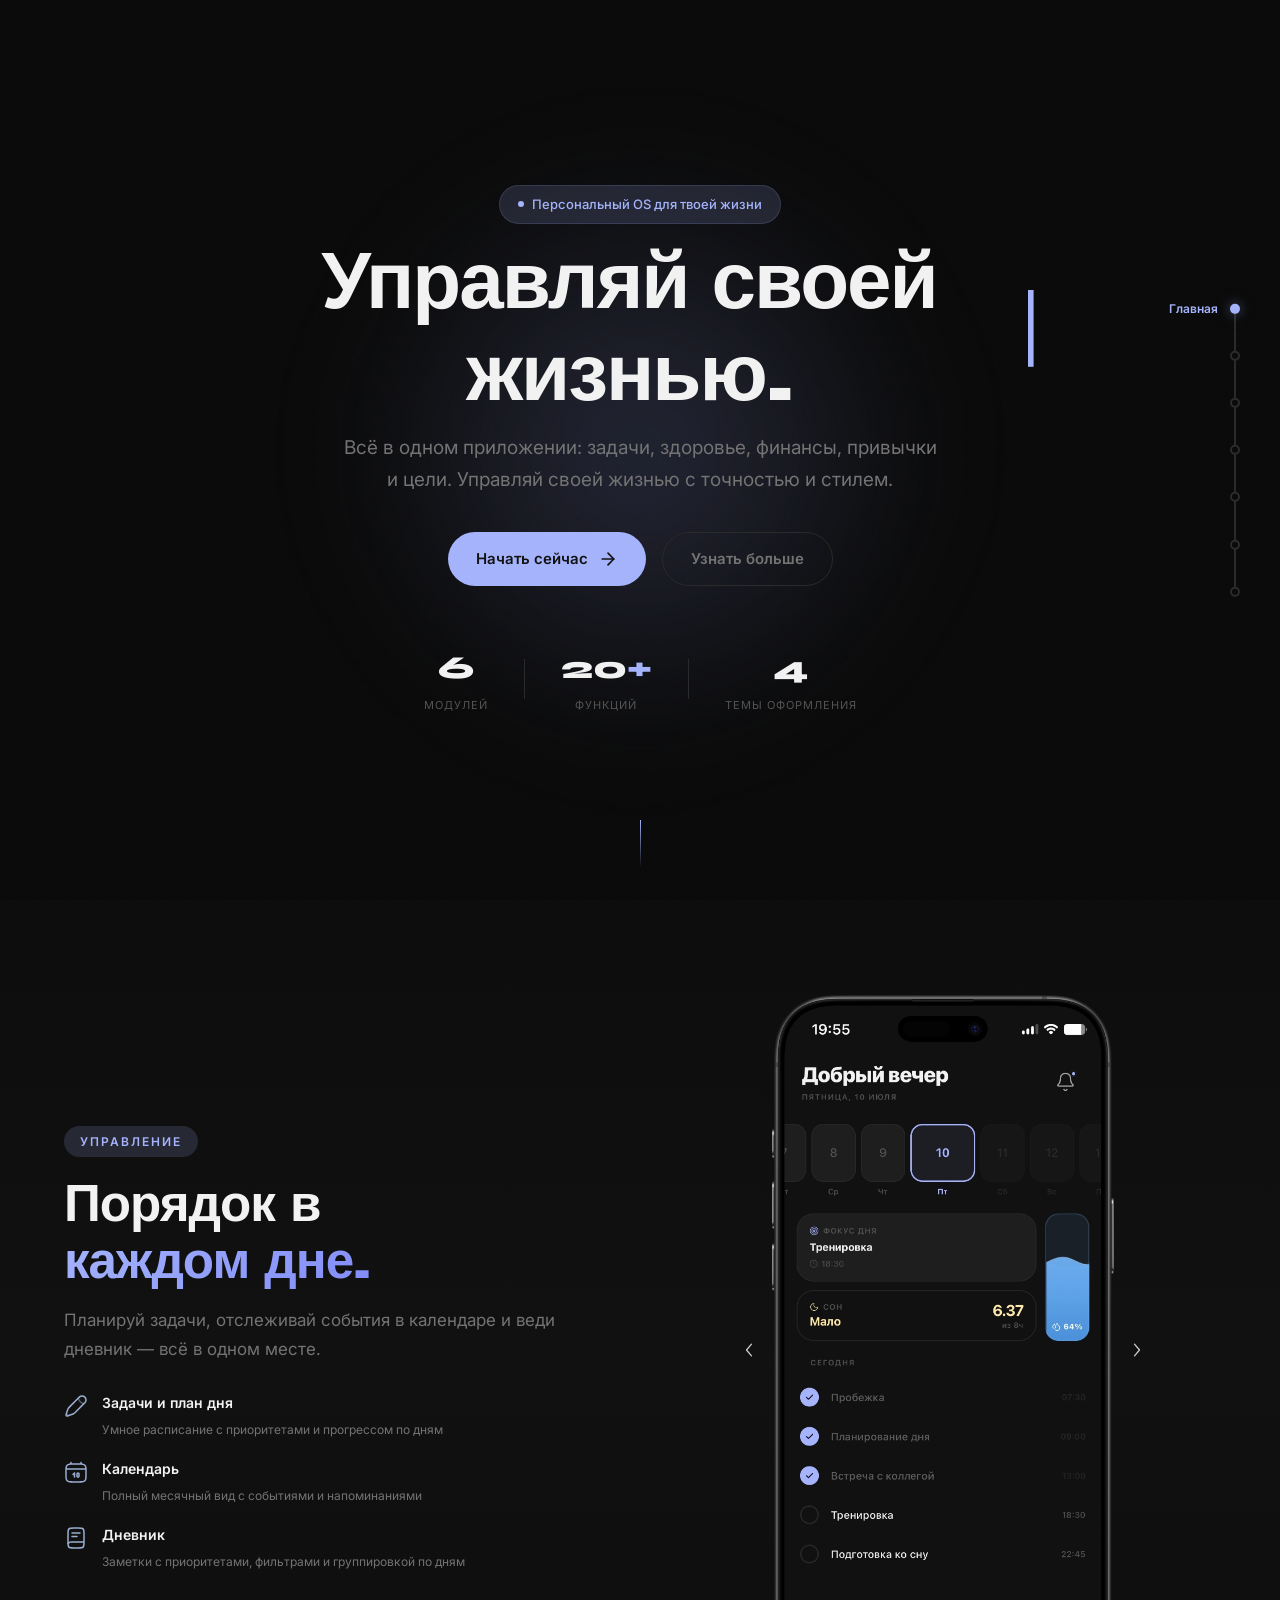
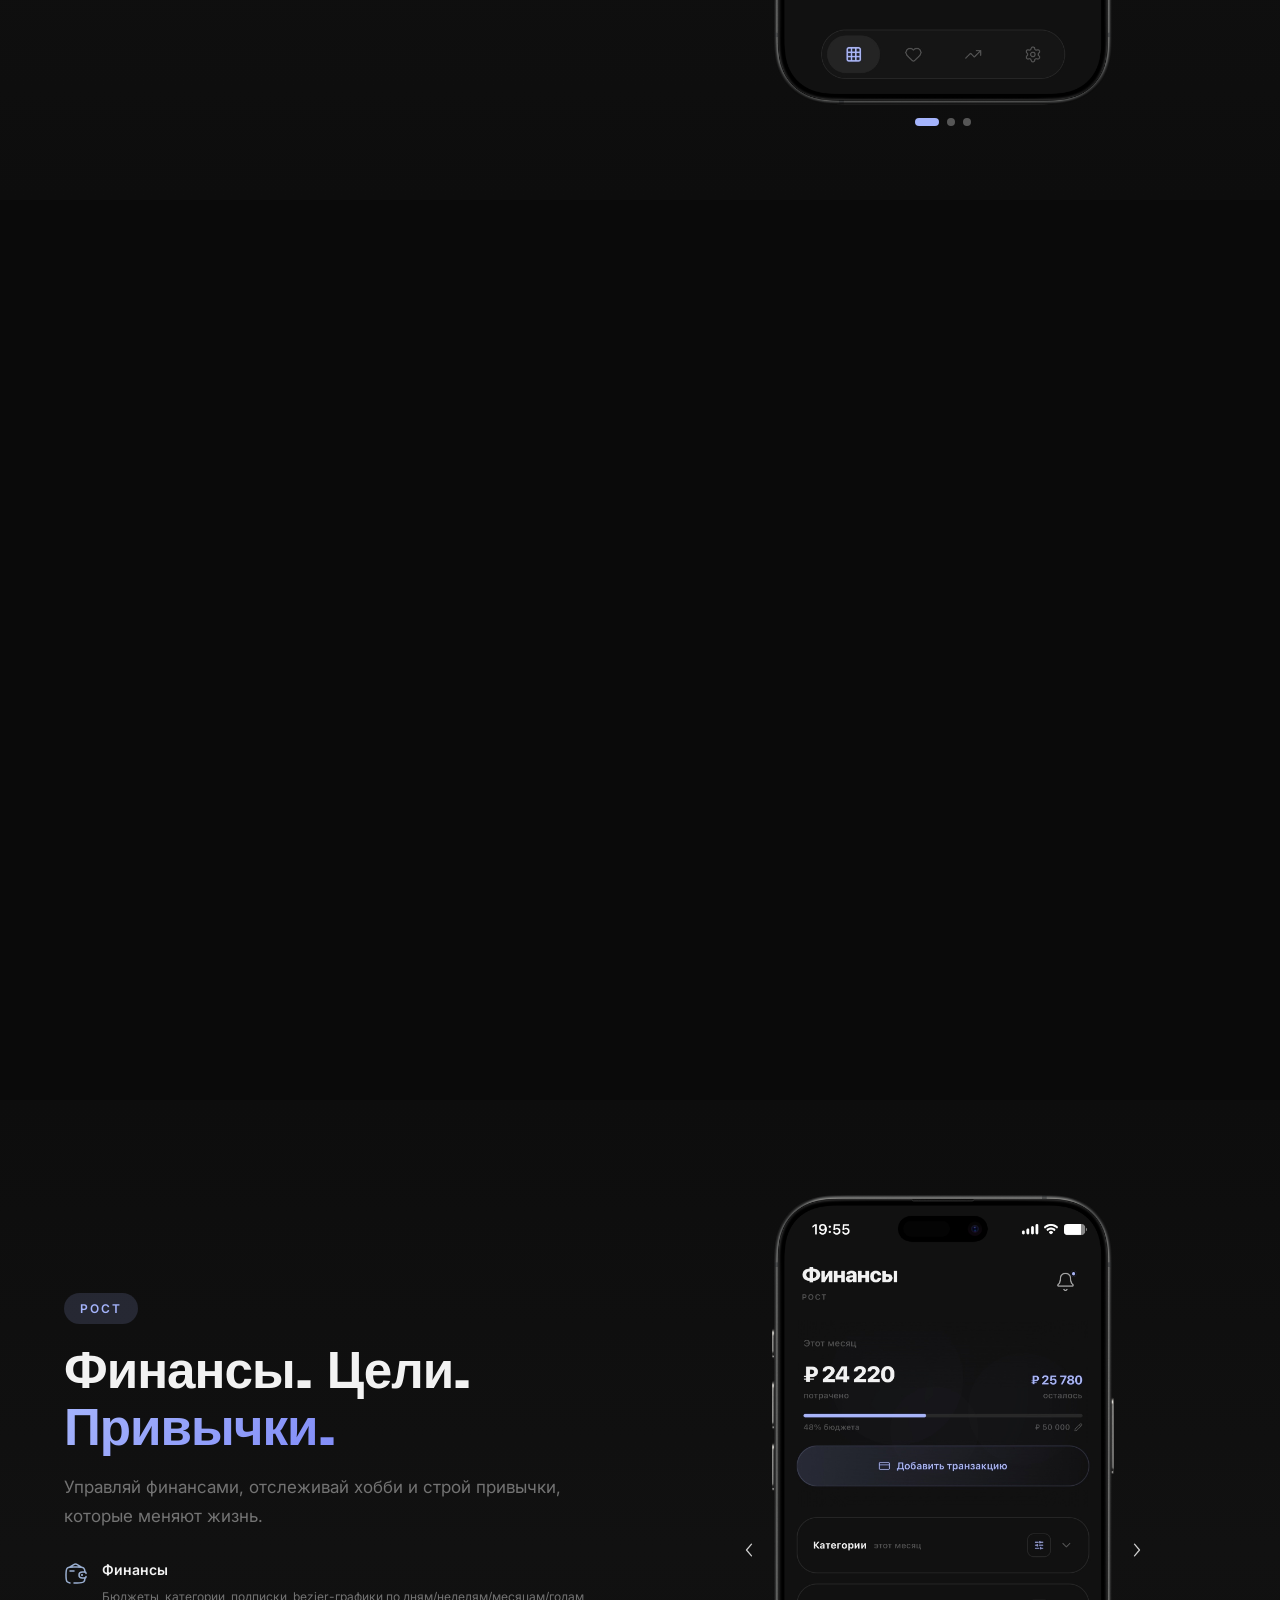
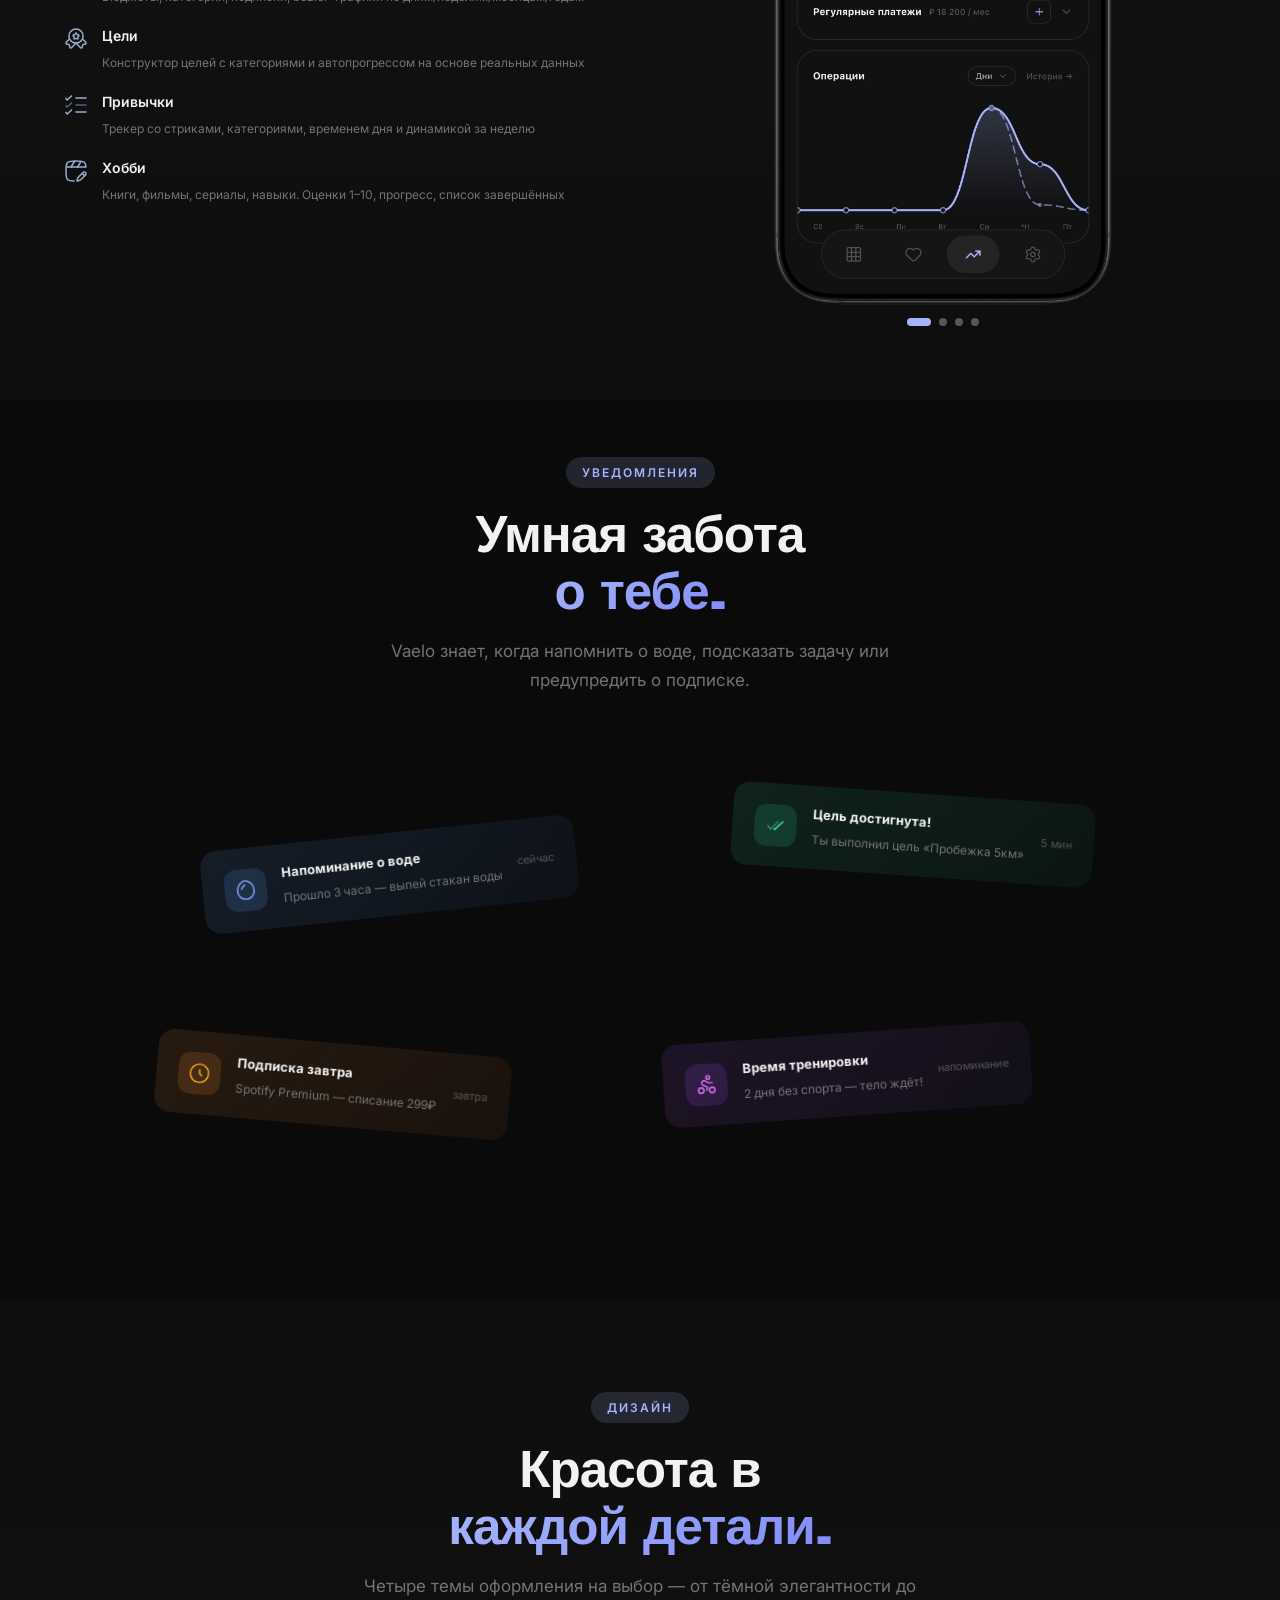
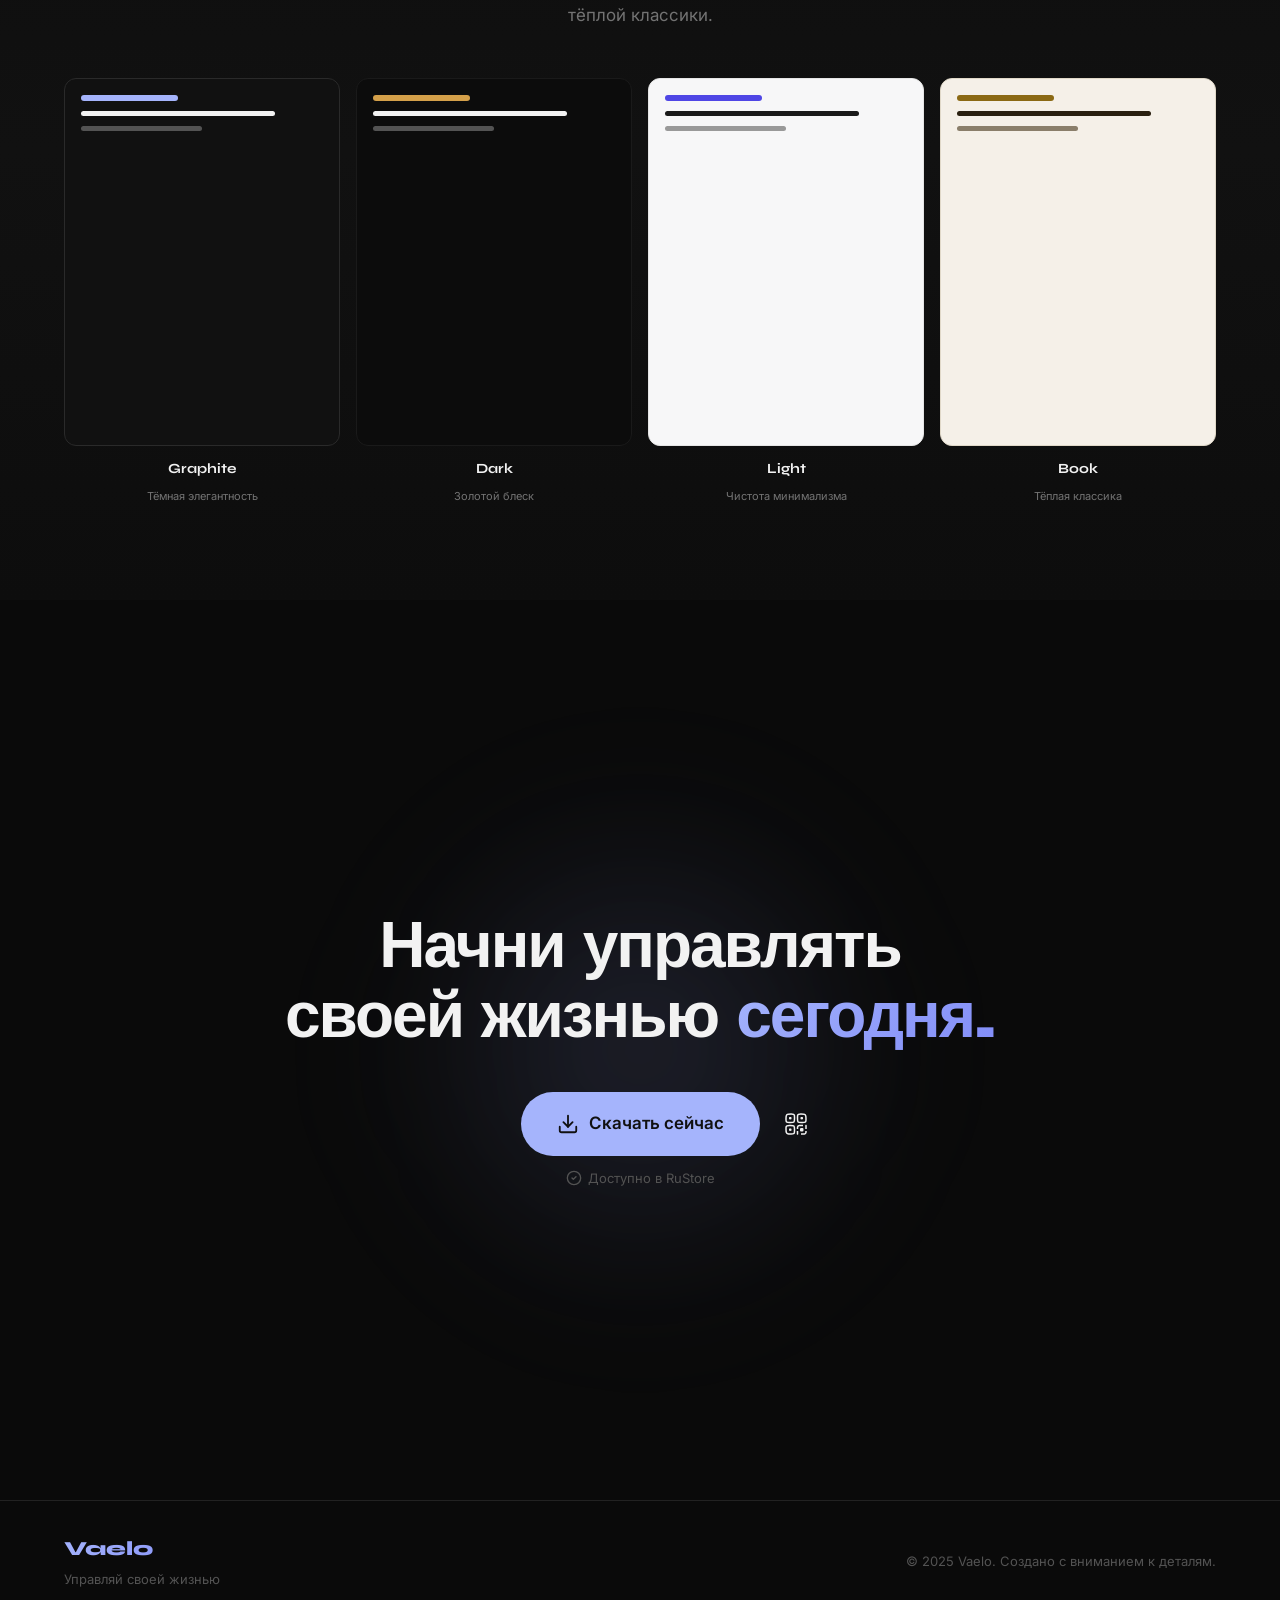
<file: index.html>
<!DOCTYPE html>
<html lang="ru">
<head>
  <meta charset="UTF-8">
  <meta name="viewport" content="width=device-width, initial-scale=1.0">
  <title>Vaelo — Управляй своей жизнью</title>
  <link rel="icon" type="image/png" href="assets/splash.png">
  <link rel="preconnect" href="https://fonts.googleapis.com">
  <link rel="preconnect" href="https://fonts.gstatic.com" crossorigin>
  <link href="https://fonts.googleapis.com/css2?family=Syne:wght@400;500;600;700;800&family=Inter:wght@300;400;500;600;700&display=swap" rel="stylesheet">
  <link rel="stylesheet" href="style.css">
</head>
<body>

  <!-- Cursor glow -->
  <div class="cursor-glow" id="cursorGlow"></div>

  <!-- Roadmap Sidebar -->
  <nav class="roadmap" id="roadmap">
    <div class="roadmap-track">
      <div class="roadmap-line"></div>
    </div>
    <div class="roadmap-items">
      <a href="#hero" class="roadmap-item active" data-section="hero">
        <span class="roadmap-dot"></span>
        <span class="roadmap-text">Главная</span>
      </a>
      <a href="#management" class="roadmap-item" data-section="management">
        <span class="roadmap-dot"></span>
        <span class="roadmap-text">Управление</span>
      </a>
      <a href="#health" class="roadmap-item" data-section="health">
        <span class="roadmap-dot"></span>
        <span class="roadmap-text">Здоровье</span>
      </a>
      <a href="#growth" class="roadmap-item" data-section="growth">
        <span class="roadmap-dot"></span>
        <span class="roadmap-text">Рост</span>
      </a>
      <a href="#notifications" class="roadmap-item" data-section="notifications">
        <span class="roadmap-dot"></span>
        <span class="roadmap-text">Уведомления</span>
      </a>
      <a href="#design" class="roadmap-item" data-section="design">
        <span class="roadmap-dot"></span>
        <span class="roadmap-text">Дизайн</span>
      </a>
      <a href="#cta" class="roadmap-item" data-section="cta">
        <span class="roadmap-dot"></span>
        <span class="roadmap-text">Скачать</span>
      </a>
    </div>
  </nav>

  <!-- Hero Section -->
  <section class="section hero" id="hero">
    <div class="hero-aura"></div>
    <div class="hero-aura hero-aura-2"></div>
    <div class="hero-vignette"></div>
    <div class="hero-content">
      <div class="hero-badge">
        <span class="hero-badge-dot"></span>
        Персональный OS для твоей жизни
      </div>
      <h1 class="hero-title">
        <span class="typewriter" id="typewriter"></span><span class="cursor-blink">|</span>
      </h1>
      <p class="hero-subtitle">Всё в одном приложении: задачи, здоровье, финансы, привычки и цели. Управляй своей жизнью с точностью и стилем.</p>
      <div class="hero-actions">
        <a href="https://apps.rustore.ru/app/com.c0rroo.Vaelo" target="_blank" class="btn btn-primary">
          <span>Начать сейчас</span>
          <svg width="20" height="20" viewBox="0 0 24 24" fill="none" stroke="currentColor" stroke-width="2" stroke-linecap="round" stroke-linejoin="round"><path d="M5 12h14"/><path d="m12 5 7 7-7 7"/></svg>
        </a>
        <a href="#management" class="btn btn-ghost">
          <span>Узнать больше</span>
        </a>
      </div>
      <div class="hero-stats">
        <div class="hero-stat">
          <span class="hero-stat-number" data-target="6">0</span>
          <span class="hero-stat-label">Модулей</span>
        </div>
        <div class="hero-stat-divider"></div>
        <div class="hero-stat">
          <div class="hero-stat-row"><span class="hero-stat-number" data-target="20">0</span><span class="hero-stat-plus">+</span></div>
          <span class="hero-stat-label">Функций</span>
        </div>
        <div class="hero-stat-divider"></div>
        <div class="hero-stat">
          <span class="hero-stat-number" data-target="4">0</span>
          <span class="hero-stat-label">Темы оформления</span>
        </div>
      </div>
    </div>
    <div class="hero-scroll-indicator">
      <div class="scroll-line"></div>
    </div>
  </section>

  <!-- Management Section -->
  <section class="section section-alt" id="management">
    <div class="container">
      <div class="showcase">
        <div class="showcase-content reveal">
          <span class="section-tag">Управление</span>
          <h2 class="section-title">Порядок в<br><span class="text-accent">каждом дне.</span></h2>
          <p class="section-desc">Планируй задачи, отслеживай события в календаре и веди дневник — всё в одном месте.</p>
          <div class="showcase-list">
            <div class="showcase-item">
              <img src="assets/svg/pen.svg" alt="" class="showcase-icon" width="24" height="24">
              <div>
                <strong>Задачи и план дня</strong>
                <span>Умное расписание с приоритетами и прогрессом по дням</span>
              </div>
            </div>
            <div class="showcase-item">
              <img src="assets/svg/calendar.svg" alt="" class="showcase-icon" width="24" height="24">
              <div>
                <strong>Календарь</strong>
                <span>Полный месячный вид с событиями и напоминаниями</span>
              </div>
            </div>
            <div class="showcase-item">
              <img src="assets/svg/diary.svg" alt="" class="showcase-icon" width="24" height="24">
              <div>
                <strong>Дневник</strong>
                <span>Заметки с приоритетами, фильтрами и группировкой по дням</span>
              </div>
            </div>
          </div>
        </div>
        <div class="showcase-visual reveal" data-delay="200">
          <div class="image-carousel" id="carousel-management">
            <button class="carousel-arrow carousel-arrow--prev" aria-label="Назад">
              <img src="assets/svg/left.svg" alt="" width="20" height="20">
            </button>
            <div class="carousel-viewport">
              <img src="assets/home.jpg" alt="Главный экран" class="carousel-img active" loading="lazy">
              <img src="assets/calendar.jpg" alt="Календарь" class="carousel-img" loading="lazy">
              <img src="assets/journal.jpg" alt="Дневник" class="carousel-img" loading="lazy">
            </div>
            <button class="carousel-arrow carousel-arrow--next" aria-label="Вперёд">
              <img src="assets/svg/right.svg" alt="" width="20" height="20">
            </button>
            <div class="carousel-dots">
              <button class="carousel-dot active" data-index="0"></button>
              <button class="carousel-dot" data-index="1"></button>
              <button class="carousel-dot" data-index="2"></button>
            </div>
          </div>
        </div>
      </div>
    </div>
  </section>

  <!-- Health Section -->
  <section class="section" id="health">
    <div class="container">
      <div class="showcase showcase-reverse">
        <div class="showcase-visual reveal">
          <div class="image-carousel" id="carousel-health">
            <button class="carousel-arrow carousel-arrow--prev" aria-label="Назад">
              <img src="assets/svg/left.svg" alt="" width="20" height="20">
            </button>
            <div class="carousel-viewport">
              <img src="assets/sport.jpg" alt="Спорт" class="carousel-img active" loading="lazy">
              <img src="assets/food.jpg" alt="Питание" class="carousel-img" loading="lazy">
              <img src="assets/sleep.jpg" alt="Сон" class="carousel-img" loading="lazy">
            </div>
            <button class="carousel-arrow carousel-arrow--next" aria-label="Вперёд">
              <img src="assets/svg/right.svg" alt="" width="20" height="20">
            </button>
            <div class="carousel-dots">
              <button class="carousel-dot active" data-index="0"></button>
              <button class="carousel-dot" data-index="1"></button>
              <button class="carousel-dot" data-index="2"></button>
            </div>
          </div>
        </div>
        <div class="showcase-content reveal" data-delay="100">
          <span class="section-tag">Здоровье</span>
          <h2 class="section-title">Тело. Разум.<br><span class="text-accent">Баланс.</span></h2>
          <p class="section-desc">Три ключевых модуля для поддержания здоровья в идеальном состоянии.</p>
          <div class="showcase-list">
            <div class="showcase-item">
              <img src="assets/svg/training.svg" alt="" class="showcase-icon" width="24" height="24">
              <div>
                <strong>Спорт</strong>
                <span>Библиотека из 20+ упражнений, планер тренировок с трекингом подходов, еженедельные графики</span>
              </div>
            </div>
            <div class="showcase-item">
              <img src="assets/svg/eat.svg" alt="" class="showcase-icon" width="24" height="24">
              <div>
                <strong>Питание</strong>
                <span>Калории, белки, жиры, углеводы. Библиотека продуктов, расчёт по граммам, недельные графики</span>
              </div>
            </div>
            <div class="showcase-item">
              <img src="assets/svg/moon.svg" alt="" class="showcase-icon" width="24" height="24">
              <div>
                <strong>Сон</strong>
                <span>Трекер времени сна, анализ качества, процент восстановления, месячная статистика</span>
              </div>
            </div>
          </div>
        </div>
      </div>
    </div>
  </section>

  <!-- Growth Section -->
  <section class="section section-alt" id="growth">
    <div class="container">
      <div class="showcase">
        <div class="showcase-content reveal">
          <span class="section-tag">Рост</span>
          <h2 class="section-title">Финансы. Цели.<br><span class="text-accent">Привычки.</span></h2>
          <p class="section-desc">Управляй финансами, отслеживай хобби и строй привычки, которые меняют жизнь.</p>
          <div class="showcase-list">
            <div class="showcase-item">
              <img src="assets/svg/finance.svg" alt="" class="showcase-icon" width="24" height="24">
              <div>
                <strong>Финансы</strong>
                <span>Бюджеты, категории, подписки, bezier-графики по дням/неделям/месяцам/годам</span>
              </div>
            </div>
            <div class="showcase-item">
              <img src="assets/svg/star.svg" alt="" class="showcase-icon" width="24" height="24">
              <div>
                <strong>Цели</strong>
                <span>Конструктор целей с категориями и автопрогрессом на основе реальных данных</span>
              </div>
            </div>
            <div class="showcase-item">
              <img src="assets/svg/habits.svg" alt="" class="showcase-icon" width="24" height="24">
              <div>
                <strong>Привычки</strong>
                <span>Трекер со стриками, категориями, временем дня и динамикой за неделю</span>
              </div>
            </div>
            <div class="showcase-item">
              <img src="assets/svg/hobby.svg" alt="" class="showcase-icon" width="24" height="24">
              <div>
                <strong>Хобби</strong>
                <span>Книги, фильмы, сериалы, навыки. Оценки 1–10, прогресс, список завершённых</span>
              </div>
            </div>
          </div>
        </div>
        <div class="showcase-visual reveal" data-delay="200">
          <div class="image-carousel" id="carousel-growth">
            <button class="carousel-arrow carousel-arrow--prev" aria-label="Назад">
              <img src="assets/svg/left.svg" alt="" width="20" height="20">
            </button>
            <div class="carousel-viewport">
              <img src="assets/finance.jpg" alt="Финансы" class="carousel-img active" loading="lazy">
              <img src="assets/interes.jpg" alt="Хобби" class="carousel-img" loading="lazy">
              <img src="assets/privichka.jpg" alt="Привычки" class="carousel-img" loading="lazy">
              <img src="assets/celi.jpg" alt="Цели" class="carousel-img" loading="lazy">
            </div>
            <button class="carousel-arrow carousel-arrow--next" aria-label="Вперёд">
              <img src="assets/svg/right.svg" alt="" width="20" height="20">
            </button>
            <div class="carousel-dots">
              <button class="carousel-dot active" data-index="0"></button>
              <button class="carousel-dot" data-index="1"></button>
              <button class="carousel-dot" data-index="2"></button>
              <button class="carousel-dot" data-index="3"></button>
            </div>
          </div>
        </div>
      </div>
    </div>
  </section>

  <!-- Smart Notifications -->
  <section class="section" id="notifications">
    <div class="container">
      <div class="section-header reveal">
        <span class="section-tag">Уведомления</span>
        <h2 class="section-title">Умная забота<br><span class="text-accent">о тебе.</span></h2>
        <p class="section-desc">Vaelo знает, когда напомнить о воде, подсказать задачу или предупредить о подписке.</p>
      </div>

      <div class="notifications-scene">
        <div class="notification-card notification-card--water" style="--x: 12%; --y: 18%; --rot: -6deg;">
          <div class="notification-icon">
            <img src="assets/svg/water.svg" alt="" width="22" height="22">
          </div>
          <div class="notification-text">
            <strong>Напоминание о воде</strong>
            <span>Прошло 3 часа — выпей стакан воды</span>
          </div>
          <span class="notification-time">сейчас</span>
        </div>

        <div class="notification-card notification-card--goals" style="--x: 58%; --y: 10%; --rot: 4deg;">
          <div class="notification-icon">
            <img src="assets/svg/goals.svg" alt="" width="22" height="22">
          </div>
          <div class="notification-text">
            <strong>Цель достигнута!</strong>
            <span>Ты выполнил цель «Пробежка 5км»</span>
          </div>
          <span class="notification-time">5 мин</span>
        </div>

        <div class="notification-card notification-card--clock" style="--x: 8%; --y: 60%; --rot: 5deg;">
          <div class="notification-icon">
            <img src="assets/svg/clock.svg" alt="" width="22" height="22">
          </div>
          <div class="notification-text">
            <strong>Подписка завтра</strong>
            <span>Spotify Premium — списание 299₽</span>
          </div>
          <span class="notification-time">завтра</span>
        </div>

        <div class="notification-card notification-card--training" style="--x: 52%; --y: 58%; --rot: -4deg;">
          <div class="notification-icon">
            <img src="assets/svg/training.svg" alt="" width="22" height="22">
          </div>
          <div class="notification-text">
            <strong>Время тренировки</strong>
            <span>2 дня без спорта — тело ждёт!</span>
          </div>
          <span class="notification-time">напоминание</span>
        </div>
      </div>
    </div>
  </section>

  <!-- Design Section -->
  <section class="section section-alt" id="design">
    <div class="container">
      <div class="section-header reveal">
        <span class="section-tag">Дизайн</span>
        <h2 class="section-title">Красота в<br><span class="text-accent">каждой детали.</span></h2>
        <p class="section-desc">Четыре темы оформления на выбор — от тёмной элегантности до тёплой классики.</p>
      </div>

      <div class="themes-grid reveal">
        <div class="theme-card" data-theme="graphite" data-accent="#a5b4fc" data-bg="#111111" data-border="#2a2a2a">
          <div class="theme-preview" style="background: #111111; border: 1px solid #2a2a2a;">
            <div class="theme-glow"></div>
            <div class="theme-preview-accent" style="background: #a5b4fc;"></div>
            <div class="theme-preview-text" style="background: #F2F2F2;"></div>
            <div class="theme-preview-text short" style="background: #535353;"></div>
          </div>
          <span class="theme-name">Graphite</span>
          <span class="theme-desc">Тёмная элегантность</span>
        </div>
        <div class="theme-card" data-theme="dark" data-accent="#d4a04a" data-bg="#0c0c0c" data-border="#1a1a1a">
          <div class="theme-preview" style="background: #0c0c0c; border: 1px solid #1a1a1a;">
            <div class="theme-glow"></div>
            <div class="theme-preview-accent" style="background: #d4a04a;"></div>
            <div class="theme-preview-text" style="background: #F2F2F2;"></div>
            <div class="theme-preview-text short" style="background: #535353;"></div>
          </div>
          <span class="theme-name">Dark</span>
          <span class="theme-desc">Золотой блеск</span>
        </div>
        <div class="theme-card" data-theme="light" data-accent="#4f46e5" data-bg="#f7f7f8" data-border="#e5e5e5">
          <div class="theme-preview" style="background: #f7f7f8; border: 1px solid #e5e5e5;">
            <div class="theme-glow"></div>
            <div class="theme-preview-accent" style="background: #4f46e5;"></div>
            <div class="theme-preview-text" style="background: #1a1a1a;"></div>
            <div class="theme-preview-text short" style="background: #999;"></div>
          </div>
          <span class="theme-name">Light</span>
          <span class="theme-desc">Чистота минимализма</span>
        </div>
        <div class="theme-card" data-theme="book" data-accent="#8b6914" data-bg="#f5f0e8" data-border="#e0d8c8">
          <div class="theme-preview" style="background: #f5f0e8; border: 1px solid #e0d8c8;">
            <div class="theme-glow"></div>
            <div class="theme-preview-accent" style="background: #8b6914;"></div>
            <div class="theme-preview-text" style="background: #2a2010;"></div>
            <div class="theme-preview-text short" style="background: #8a7e6a;"></div>
          </div>
          <span class="theme-name">Book</span>
          <span class="theme-desc">Тёплая классика</span>
        </div>
      </div>
    </div>
  </section>

  <!-- CTA Section -->
  <section class="section section-cta" id="cta">
    <div class="cta-aura"></div>
    <div class="cta-aura cta-aura-2"></div>
    <div class="container">
      <div class="cta-content reveal">
        <h2 class="cta-title">Начни управлять<br>своей жизнью <span class="text-accent">сегодня.</span></h2>
        <div class="cta-buttons">
          <div class="cta-main-row">
            <a href="https://apps.rustore.ru/app/com.c0rroo.Vaelo" target="_blank" class="btn btn-primary btn-lg">
              <svg width="22" height="22" viewBox="0 0 24 24" fill="none" stroke="currentColor" stroke-width="2" stroke-linecap="round" stroke-linejoin="round"><path d="M21 15v4a2 2 0 0 1-2 2H5a2 2 0 0 1-2-2v-4"/><polyline points="7 10 12 15 17 10"/><line x1="12" y1="15" x2="12" y2="3"/></svg>
              <span>Скачать сейчас</span>
            </a>
            <button class="btn btn-qr" id="qrBtn" aria-label="QR-код">
              <img src="assets/qr-code.svg" alt="QR-код" width="24" height="24">
            </button>
          </div>
          <span class="cta-store-badge">
            <svg width="16" height="16" viewBox="0 0 24 24" fill="none" stroke="currentColor" stroke-width="2" stroke-linecap="round" stroke-linejoin="round"><circle cx="12" cy="12" r="10"/><path d="m9 12 2 2 4-4"/></svg>
            Доступно в RuStore
          </span>
        </div>
      </div>
    </div>
  </section>

  <!-- Footer -->
  <footer class="footer">
    <div class="container">
      <div class="footer-inner">
        <div class="footer-brand">
          <span class="footer-logo">Vaelo</span>
          <span class="footer-tagline">Управляй своей жизнью</span>
        </div>
        <div class="footer-copy">&copy; 2025 Vaelo. Создано с вниманием к деталям.</div>
      </div>
    </div>
  </footer>

  <!-- QR Modal -->
  <div class="qr-modal" id="qrModal">
    <div class="qr-modal-backdrop" id="qrBackdrop"></div>
    <div class="qr-modal-content">
      <button class="qr-modal-close" id="qrClose" aria-label="Закрыть">
        <svg width="20" height="20" viewBox="0 0 24 24" fill="none" stroke="currentColor" stroke-width="2" stroke-linecap="round" stroke-linejoin="round"><line x1="18" y1="6" x2="6" y2="18"/><line x1="6" y1="6" x2="18" y2="18"/></svg>
      </button>
      <img src="assets/qr-code.png" alt="QR-код для скачивания" class="qr-modal-img">
    </div>
  </div>

  <script src="script.js"></script>
</body>
</html>
</file>
<file: style.css>
/* ============================================
   VAELO LANDING PAGE — style.css
   Design system: Graphite theme (#111111, #a5b4fc)
   ============================================ */

:root {
  --bg: #0a0a0a;
  --bg-surface: #111111;
  --bg-card: #1a1a1a;
  --bg-card-hover: #222222;
  --accent: #a5b4fc;
  --accent-dim: rgba(165, 180, 252, 0.15);
  --accent-glow: rgba(165, 180, 252, 0.4);
  --text: #F2F2F2;
  --text-muted: #737373;
  --text-dim: #535353;
  --border: #222222;
  --border-light: #2a2a2a;
  --success: #34D399;
  --warning: #F97316;
  --danger: #DC2626;
  --purple: #A855F7;
  --radius-sm: 8px;
  --radius-md: 12px;
  --radius-lg: 16px;
  --radius-xl: 24px;
  --radius-full: 999px;
  --font-display: 'Syne', sans-serif;
  --font-body: 'Inter', sans-serif;
  --transition: 0.3s cubic-bezier(0.4, 0, 0.2, 1);
  --transition-spring: 0.6s cubic-bezier(0.34, 1.56, 0.64, 1);
}

/* Reset */
*, *::before, *::after {
  margin: 0;
  padding: 0;
  box-sizing: border-box;
}

html {
  scroll-behavior: auto;
  -webkit-font-smoothing: antialiased;
  -moz-osx-font-smoothing: grayscale;
  scroll-snap-type: none;
}

html, body {
  height: 100%;
}

body {
  font-family: var(--font-body);
  background: var(--bg);
  color: var(--text);
  overflow-x: hidden;
  line-height: 1.6;
}

a {
  color: inherit;
  text-decoration: none;
}

/* Cursor Glow */
.cursor-glow {
  position: fixed;
  width: 600px;
  height: 600px;
  border-radius: 50%;
  background: radial-gradient(circle, rgba(165,180,252,0.06) 0%, transparent 70%);
  pointer-events: none;
  z-index: 50;
  transform: translate(-50%, -50%);
  transition: opacity 0.3s;
  opacity: 0;
}

/* Navigation — hidden */
.nav {
  display: none !important;
}

.mobile-menu {
  display: none !important;
}

/* Roadmap Sidebar */
.roadmap {
  position: fixed;
  right: 32px;
  top: 50%;
  transform: translateY(-50%);
  z-index: 1000;
  display: flex;
  flex-direction: column;
  align-items: flex-end;
  gap: 0;
  opacity: 0;
  animation: fadeLeft 0.8s 1.4s forwards;
}

@keyframes fadeLeft {
  from { opacity: 0; transform: translateY(-50%) translateX(20px); }
  to { opacity: 1; transform: translateY(-50%) translateX(0); }
}

.roadmap-label {
  font-family: var(--font-display);
  font-size: 10px;
  font-weight: 700;
  text-transform: uppercase;
  letter-spacing: 3px;
  color: var(--text-dim);
  margin-bottom: 16px;
  margin-right: 8px;
}

.roadmap-track {
  position: absolute;
  right: 12px;
  top: 10px;
  bottom: 10px;
  width: 2px;
  background: var(--border-light);
  border-radius: 1px;
}

.roadmap-line {
  position: absolute;
  top: 0;
  left: 0;
  width: 100%;
  height: 0%;
  background: linear-gradient(to bottom, var(--accent), rgba(165, 180, 252, 0.3));
  border-radius: 1px;
  transition: height 0.5s cubic-bezier(0.4, 0, 0.2, 1);
}

.roadmap-items {
  display: flex;
  flex-direction: column;
  gap: 20px;
}

.roadmap-item {
  display: flex;
  align-items: center;
  gap: 12px;
  flex-direction: row-reverse;
  text-decoration: none;
  position: relative;
  padding: 4px 8px 4px 0;
  transition: all var(--transition);
  cursor: pointer;
}

.roadmap-dot {
  width: 10px;
  height: 10px;
  min-width: 10px;
  border-radius: 50%;
  border: 2px solid var(--border-light);
  background: var(--bg);
  transition: all 0.4s cubic-bezier(0.34, 1.56, 0.64, 1);
  position: relative;
  z-index: 1;
}

.roadmap-item.active .roadmap-dot {
  border-color: var(--accent);
  background: var(--accent);
  box-shadow: 0 0 12px var(--accent-glow), 0 0 24px rgba(165, 180, 252, 0.2);
}

.roadmap-text {
  font-size: 12px;
  font-weight: 500;
  color: var(--text-dim);
  white-space: nowrap;
  opacity: 0;
  transform: translateX(8px);
  transition: opacity 0.3s, transform 0.3s, color 0.3s;
}

.roadmap:hover .roadmap-text {
  opacity: 1;
  transform: translateX(0);
}

.roadmap-item.active .roadmap-text {
  color: var(--accent);
  opacity: 1;
  transform: translateX(0);
  font-weight: 600;
}

.roadmap-item:hover .roadmap-text {
  color: var(--text);
}

.roadmap-item:hover .roadmap-dot {
  border-color: var(--accent);
  transform: scale(1.3);
}

/* ============================================
   Sections — Snap Scroll
   Sections — Snap Scroll
   ============================================ */
.section {
  height: 100vh;
  min-height: 100vh;
  max-height: 100vh;
  position: relative;
  overflow: hidden;
  display: flex;
  align-items: center;
  justify-content: center;
  background: var(--bg);
}

/* Slide entrance animation */
.section .container,
.section .hero-content {
  opacity: 0;
  transform: translateY(40px) scale(0.97);
  transition: opacity 0.7s cubic-bezier(0.4, 0, 0.2, 1),
              transform 0.7s cubic-bezier(0.4, 0, 0.2, 1);
}

.section.in-view .container,
.section.in-view .hero-content {
  opacity: 1;
  transform: translateY(0) scale(1);
}

/* Stagger children inside containers */
.section.in-view .showcase-content,
.section.in-view .showcase-visual,
.section.in-view .section-header,
.section.in-view .notifications-scene,
.section.in-view .themes-grid,
.section.in-view .cta-content {
  opacity: 0;
  transform: translateY(24px);
  transition: opacity 0.6s cubic-bezier(0.4, 0, 0.2, 1),
              transform 0.6s cubic-bezier(0.4, 0, 0.2, 1);
}

.section.in-view .showcase-content { opacity: 1; transform: none; transition-delay: 0.15s; }
.section.in-view .showcase-visual { opacity: 1; transform: none; transition-delay: 0.3s; }
.section.in-view .section-header { opacity: 1; transform: none; transition-delay: 0.1s; }
.section.in-view .notifications-scene { opacity: 1; transform: none; transition-delay: 0.2s; }
.section.in-view .themes-grid { opacity: 1; transform: none; transition-delay: 0.2s; }
.section.in-view .cta-content { opacity: 1; transform: none; transition-delay: 0.15s; }

/* Remove old reveal - slide animation handles it */
.reveal {
  opacity: 1 !important;
  transform: none !important;
  transition: none !important;
}

.section-alt {
  background: linear-gradient(180deg, #0d0d0d 0%, #111111 50%, #0d0d0d 100%);
}

.container {
  max-width: 1200px;
  margin: 0 auto;
  padding: 0 24px;
  width: 100%;
}

.section-header {
  text-align: center;
  margin-bottom: 48px;
}

.section-tag {
  display: inline-block;
  font-size: 12px;
  font-weight: 600;
  text-transform: uppercase;
  letter-spacing: 2px;
  color: var(--accent);
  background: var(--accent-dim);
  padding: 6px 16px;
  border-radius: var(--radius-full);
  margin-bottom: 20px;
}

.section-title {
  font-family: var(--font-display);
  font-weight: 800;
  font-size: clamp(28px, 4vw, 52px);
  line-height: 1.1;
  letter-spacing: -1px;
  margin-bottom: 16px;
}

.text-accent {
  background: linear-gradient(135deg, var(--accent), #818cf8);
  -webkit-background-clip: text;
  -webkit-text-fill-color: transparent;
  background-clip: text;
}

.section-desc {
  font-size: 17px;
  color: var(--text-muted);
  max-width: 560px;
  margin: 0 auto;
  line-height: 1.7;
}

/* ============================================
   Hero Section
   ============================================ */
.hero {
  background: var(--bg);
  flex-direction: column;
  padding: 0 24px;
}

.hero-aura {
  position: absolute;
  width: 800px;
  height: 800px;
  border-radius: 50%;
  background: radial-gradient(circle, rgba(165, 180, 252, 0.12) 0%, transparent 60%);
  top: 50%;
  left: 50%;
  transform: translate(-50%, -50%);
  animation: auraFloat 8s ease-in-out infinite;
  filter: blur(40px);
}

.hero-aura-2 {
  width: 600px;
  height: 600px;
  background: radial-gradient(circle, rgba(129, 140, 248, 0.08) 0%, transparent 60%);
  animation: auraFloat2 10s ease-in-out infinite;
  filter: blur(60px);
}

@keyframes auraFloat {
  0%, 100% { transform: translate(-50%, -50%) scale(1); }
  50% { transform: translate(-50%, -50%) scale(1.15); }
}

@keyframes auraFloat2 {
  0%, 100% { transform: translate(-50%, -50%) scale(1.1); }
  50% { transform: translate(-50%, -50%) scale(0.9); }
}

.hero-vignette {
  position: absolute;
  inset: 0;
  background: radial-gradient(ellipse at center, transparent 40%, var(--bg) 100%);
  pointer-events: none;
}

.hero-content {
  position: relative;
  z-index: 1;
  text-align: center;
  max-width: 800px;
}

.hero-badge {
  display: inline-flex;
  align-items: center;
  gap: 8px;
  padding: 8px 18px;
  background: var(--accent-dim);
  border: 1px solid rgba(165, 180, 252, 0.15);
  border-radius: var(--radius-full);
  font-size: 13px;
  font-weight: 500;
  color: var(--accent);
  margin-bottom: 32px;
  opacity: 0;
  animation: fadeUp 0.8s 0.2s forwards;
}

.hero-badge-dot {
  width: 6px;
  height: 6px;
  border-radius: 50%;
  background: var(--accent);
  animation: pulse 2s infinite;
}

@keyframes pulse {
  0%, 100% { opacity: 1; }
  50% { opacity: 0.4; }
}

/* Typewriter Title — fixed height to prevent layout shift */
.hero-title {
  font-family: var(--font-display);
  font-weight: 800;
  font-size: clamp(32px, 7vw, 80px);
  line-height: 1.15;
  letter-spacing: -2px;
  margin-bottom: 32px;
  opacity: 0;
  animation: fadeUp 0.8s 0.4s forwards;
  height: 1.8em;
  display: flex;
  align-items: center;
  justify-content: center;
  text-align: center;
}

.typewriter {
  display: inline-block;
  min-width: 1ch;
}

.cursor-blink {
  display: inline;
  color: var(--accent);
  animation: blink 0.8s step-end infinite;
  font-weight: 400;
  margin-left: 2px;
  line-height: 1.15;
}

@keyframes blink {
  0%, 100% { opacity: 1; }
  50% { opacity: 0; }
}

.hero-subtitle {
  font-size: clamp(15px, 2vw, 19px);
  color: var(--text-muted);
  max-width: 600px;
  margin: 0 auto 36px;
  line-height: 1.7;
  opacity: 0;
  animation: fadeUp 0.8s 0.6s forwards;
}

.hero-actions {
  display: flex;
  gap: 16px;
  justify-content: center;
  flex-wrap: wrap;
  margin-bottom: 56px;
  opacity: 0;
  animation: fadeUp 0.8s 0.8s forwards;
}

@keyframes fadeUp {
  from { opacity: 0; transform: translateY(20px); }
  to { opacity: 1; transform: translateY(0); }
}

/* Buttons */
.btn {
  display: inline-flex;
  align-items: center;
  gap: 10px;
  padding: 14px 28px;
  border-radius: var(--radius-full);
  font-size: 15px;
  font-weight: 600;
  font-family: var(--font-body);
  cursor: pointer;
  transition: all var(--transition);
  border: none;
  outline: none;
  position: relative;
  overflow: hidden;
}

.btn::before {
  content: '';
  position: absolute;
  top: 50%;
  left: 50%;
  width: 0;
  height: 0;
  background: rgba(255, 255, 255, 0.15);
  border-radius: 50%;
  transform: translate(-50%, -50%);
  transition: width 0.6s, height 0.6s;
}

.btn:hover::before {
  width: 300px;
  height: 300px;
}

.btn-primary {
  background: var(--accent);
  color: #111;
}

.btn-primary:hover {
  background: #c4ccff;
  transform: translateY(-2px);
  box-shadow: 0 8px 32px rgba(165, 180, 252, 0.3);
}

.btn-ghost {
  background: transparent;
  color: var(--text-muted);
  border: 1px solid var(--border-light);
}

.btn-ghost:hover {
  color: var(--text);
  border-color: var(--text-dim);
  transform: translateY(-2px);
}

.btn-lg {
  padding: 18px 36px;
  font-size: 17px;
}

/* Hero Stats */
.hero-stats {
  display: flex;
  align-items: center;
  justify-content: center;
  gap: 36px;
  opacity: 0;
  animation: fadeUp 0.8s 1s forwards;
}

.hero-stat {
  display: flex;
  flex-direction: column;
  align-items: center;
  gap: 4px;
}

.hero-stat-row {
  display: flex;
  align-items: baseline;
}

.hero-stat-number {
  font-family: var(--font-display);
  font-weight: 800;
  font-size: 32px;
  color: var(--text);
}

.hero-stat-plus {
  font-family: var(--font-display);
  font-weight: 800;
  font-size: 32px;
  color: var(--accent);
  line-height: 1;
}

.hero-stat-label {
  font-size: 11px;
  color: var(--text-dim);
  text-transform: uppercase;
  letter-spacing: 1px;
  white-space: nowrap;
}

.hero-stat-divider {
  width: 1px;
  height: 40px;
  background: var(--border-light);
}

/* Scroll Indicator */
.hero-scroll-indicator {
  position: absolute;
  bottom: 32px;
  left: 50%;
  transform: translateX(-50%);
  opacity: 0;
  animation: fadeUp 0.8s 1.2s forwards;
}

.scroll-line {
  width: 1px;
  height: 48px;
  background: linear-gradient(to bottom, var(--accent), transparent);
  animation: scrollPulse 2s ease-in-out infinite;
}

@keyframes scrollPulse {
  0%, 100% { opacity: 1; transform: scaleY(1); }
  50% { opacity: 0.3; transform: scaleY(0.6); }
}

/* ============================================
   Showcase (split layout)
   ============================================ */
.showcase {
  display: grid;
  grid-template-columns: 1fr 1fr;
  gap: 60px;
  align-items: center;
}

.showcase-visual {
  padding: 0 24px;
}

.showcase-reverse {
  direction: rtl;
}

.showcase-reverse > * {
  direction: ltr;
}

.showcase-list {
  display: flex;
  flex-direction: column;
  gap: 16px;
  margin-top: 28px;
}

.showcase-item {
  display: flex;
  gap: 14px;
  align-items: flex-start;
}

/* Floating icon — no box */
.showcase-icon {
  flex-shrink: 0;
  margin-top: 2px;
  filter: brightness(0) invert(73%) sepia(55%) saturate(400%) hue-rotate(190deg) brightness(105%) contrast(100%);
  opacity: 0.8;
  transition: opacity 0.3s, transform 0.3s;
}

.showcase-item:hover .showcase-icon {
  opacity: 1;
  transform: scale(1.15);
}

.showcase-item strong {
  display: block;
  font-size: 14px;
  font-weight: 600;
  margin-bottom: 2px;
}

.showcase-item span {
  font-size: 12px;
  color: var(--text-muted);
  line-height: 1.5;
}

/* Image Carousel — Phone Mockup */
.image-carousel {
  position: relative;
  max-width: 320px;
  margin: 0 auto;
}

.image-carousel::after {
  content: '';
  position: absolute;
  top: 50%;
  left: 50%;
  height: 104%;
  aspect-ratio: 1245 / 2546;
  transform: translate(-50%, -50%);
  background: url('assets/iPhone.png') center / contain no-repeat;
  pointer-events: none;
  z-index: 2;
}

.carousel-viewport {
  position: relative;
  overflow: hidden;
  border-radius: 36px;
  aspect-ratio: 1125 / 2436;
  background: #1a1a1a;
}

.carousel-viewport .carousel-img {
  position: absolute;
  top: 0;
  left: 0;
  width: 100%;
  opacity: 0;
  transition: opacity 0.5s ease;
  vertical-align: top;
}

.carousel-viewport .carousel-img.active {
  position: relative;
  opacity: 1;
}

.carousel-dots {
  display: flex;
  justify-content: center;
  gap: 8px;
  position: absolute;
  bottom: -30px;
  left: 0;
  right: 0;
  z-index: 3;
}

.carousel-dot {
  width: 8px;
  height: 8px;
  border-radius: 50%;
  border: none;
  background: rgba(255,255,255,0.3);
  cursor: pointer;
  transition: all var(--transition);
  padding: 0;
}

.carousel-dot.active {
  background: var(--accent);
  width: 24px;
  border-radius: 4px;
}

/* Carousel Arrows — simple white arrows, always visible */
.carousel-arrow {
  position: absolute;
  top: 50%;
  z-index: 5;
  width: 44px;
  height: 44px;
  border-radius: 50%;
  border: none;
  background: none;
  color: rgba(255, 255, 255, 0.7);
  cursor: pointer;
  display: flex;
  align-items: center;
  justify-content: center;
  transform: translateY(-50%);
  transition: color 0.3s;
}

.carousel-arrow:hover {
  color: #fff;
}

.carousel-arrow:active {
  color: rgba(255, 255, 255, 0.6);
}

.carousel-arrow--prev {
  left: -56px;
}

.carousel-arrow--next {
  right: -56px;
}

.carousel-arrow svg,
.carousel-arrow img {
  width: 20px;
  height: 20px;
  stroke: currentColor;
  stroke-width: 2;
  fill: none;
  stroke-linecap: round;
  stroke-linejoin: round;
  transition: transform 0.3s ease, opacity 0.3s ease;
}

.carousel-arrow img {
  filter: brightness(0) invert(1);
  opacity: 0.8;
}

.carousel-arrow:hover img {
  opacity: 1;
  transform: scale(1.2);
}

/* ============================================
   Themes Grid
   ============================================ */
.themes-grid {
  display: grid;
  grid-template-columns: repeat(4, 1fr);
  gap: 16px;
}

.theme-card {
  text-align: center;
  cursor: pointer;
  transition: transform 0.4s cubic-bezier(0.34, 1.56, 0.64, 1);
}

.theme-card:hover {
  transform: translateY(-8px);
}

.theme-card:hover .theme-preview {
  border-color: var(--card-accent, #a5b4fc);
  box-shadow:
    0 0 0 1px var(--card-accent, #a5b4fc),
    0 8px 40px -8px var(--card-accent-glow, rgba(165, 180, 252, 0.3));
}

.theme-card:hover .theme-preview-accent {
  transform: scaleX(1.1);
}

.theme-card:hover .theme-preview-text {
  transform: scaleX(1.05);
}

.theme-card:hover .theme-glow {
  transform: scale(1);
  opacity: 1;
}

.theme-preview {
  width: 100%;
  aspect-ratio: 3/4;
  border-radius: var(--radius-md);
  padding: 16px;
  display: flex;
  flex-direction: column;
  gap: 10px;
  margin-bottom: 12px;
  position: relative;
  overflow: hidden;
  transition: border-color 0.4s, box-shadow 0.4s, transform 0.15s ease-out;
  transform-style: preserve-3d;
  will-change: transform;
}

.theme-glow {
  position: absolute;
  top: 50%;
  left: 50%;
  width: 0;
  height: 0;
  border-radius: 50%;
  background: radial-gradient(circle, var(--card-accent, #a5b4fc) 0%, transparent 70%);
  opacity: 0;
  transform: scale(0);
  transition: transform 0.5s cubic-bezier(0.34, 1.56, 0.64, 1), opacity 0.4s;
  pointer-events: none;
  z-index: 0;
  filter: blur(30px);
}

.theme-preview > *:not(.theme-glow) {
  position: relative;
  z-index: 1;
}

.theme-preview-accent {
  width: 40%;
  height: 6px;
  border-radius: 3px;
  transition: transform 0.4s cubic-bezier(0.34, 1.56, 0.64, 1);
  transform-origin: left center;
}

.theme-preview-text {
  width: 80%;
  height: 5px;
  border-radius: 3px;
  transition: transform 0.4s cubic-bezier(0.34, 1.56, 0.64, 1) 0.05s;
  transform-origin: left center;
}

.theme-preview-text.short {
  width: 50%;
  transition-delay: 0.1s;
}

.theme-name {
  display: block;
  font-family: var(--font-display);
  font-weight: 700;
  font-size: 14px;
  margin-bottom: 2px;
  transition: color 0.3s;
}

.theme-card:hover .theme-name {
  color: var(--card-accent, #a5b4fc);
}

.theme-desc {
  font-size: 11px;
  color: var(--text-muted);
  transition: color 0.3s;
}

.theme-card:hover .theme-desc {
  color: var(--text);
}

/* ============================================
   Notifications
   ============================================ */
/* ============================================
   Notifications — Scattered floating cards
   ============================================ */
.notifications-scene {
  position: relative;
  width: 100%;
  height: 60vh;
  max-height: 500px;
}

.notification-card {
  position: absolute;
  left: var(--x);
  top: var(--y);
  display: flex;
  align-items: center;
  gap: 16px;
  padding: 18px 22px;
  border-radius: var(--radius-lg);
  border: none;
  transform: rotate(var(--rot));
  cursor: default;
  will-change: transform;
  -webkit-backface-visibility: hidden;
  backface-visibility: hidden;
  -webkit-font-smoothing: antialiased;
  transition: transform 0.4s cubic-bezier(0.34, 1.56, 0.64, 1);
}

.notification-card:hover {
  transform: rotate(var(--rot)) scale(1.04);
}

.notification-card:hover .notification-text {
  transform: scale(1.03);
  transition: transform 0.4s cubic-bezier(0.34, 1.56, 0.64, 1);
}

.notification-text {
  transition: transform 0.3s ease;
}

/* Water — cool blue gradient */
.notification-card--water {
  background: linear-gradient(135deg, rgba(96, 165, 250, 0.12) 0%, rgba(59, 130, 246, 0.06) 100%);
}
.notification-card--water .notification-icon {
  background: rgba(96, 165, 250, 0.15);
  color: #60A5FA;
}
.notification-card--water .notification-icon img {
  filter: brightness(0) invert(58%) sepia(85%) saturate(500%) hue-rotate(195deg) brightness(100%) contrast(100%);
}

/* Goals — green gradient */
.notification-card--goals {
  background: linear-gradient(135deg, rgba(52, 211, 153, 0.12) 0%, rgba(16, 185, 129, 0.06) 100%);
}
.notification-card--goals .notification-icon {
  background: rgba(52, 211, 153, 0.15);
  color: #34D399;
}
.notification-card--goals .notification-icon img {
  filter: brightness(0) invert(72%) sepia(50%) saturate(500%) hue-rotate(115deg) brightness(95%) contrast(100%);
}

/* Clock — warm orange gradient */
.notification-card--clock {
  background: linear-gradient(135deg, rgba(251, 146, 60, 0.12) 0%, rgba(249, 115, 22, 0.06) 100%);
}
.notification-card--clock .notification-icon {
  background: rgba(251, 146, 60, 0.15);
  color: #FB923C;
}
.notification-card--clock .notification-icon img {
  filter: brightness(0) invert(65%) sepia(80%) saturate(600%) hue-rotate(350deg) brightness(100%) contrast(100%);
}

/* Training — purple gradient */
.notification-card--training {
  background: linear-gradient(135deg, rgba(168, 85, 247, 0.12) 0%, rgba(139, 92, 246, 0.06) 100%);
}
.notification-card--training .notification-icon {
  background: rgba(168, 85, 247, 0.15);
  color: #A855F7;
}
.notification-card--training .notification-icon img {
  filter: brightness(0) invert(53%) sepia(80%) saturate(400%) hue-rotate(240deg) brightness(95%) contrast(100%);
}

.notification-icon {
  width: 42px;
  height: 42px;
  min-width: 42px;
  display: flex;
  align-items: center;
  justify-content: center;
  border-radius: var(--radius-md);
}

.notification-icon img {
  width: 22px;
  height: 22px;
}

.notification-text {
  flex: 1;
}

.notification-text strong {
  display: block;
  font-size: 13px;
  margin-bottom: 1px;
}

.notification-text span {
  font-size: 12px;
  color: var(--text-muted);
}

.notification-time {
  font-size: 11px;
  color: var(--text-dim);
  white-space: nowrap;
}

/* ============================================
   CTA Section
   ============================================ */
.section-cta {
  background: var(--bg);
  text-align: center;
  flex-direction: column;
}

.cta-aura {
  position: absolute;
  width: 700px;
  height: 700px;
  border-radius: 50%;
  background: radial-gradient(circle, rgba(165, 180, 252, 0.1) 0%, transparent 60%);
  top: 50%;
  left: 50%;
  transform: translate(-50%, -50%);
  filter: blur(60px);
  animation: auraFloat 8s ease-in-out infinite;
}

.cta-aura-2 {
  width: 500px;
  height: 500px;
  background: radial-gradient(circle, rgba(129, 140, 248, 0.07) 0%, transparent 60%);
  animation: auraFloat2 10s ease-in-out infinite;
  filter: blur(80px);
}

.cta-content {
  position: relative;
  z-index: 1;
}

.cta-title {
  font-family: var(--font-display);
  font-weight: 800;
  font-size: clamp(32px, 5vw, 64px);
  line-height: 1.1;
  letter-spacing: -2px;
  margin-bottom: 40px;
}

.cta-buttons {
  display: flex;
  flex-direction: column;
  align-items: center;
  gap: 12px;
}

.cta-store-badge {
  display: inline-flex;
  align-items: center;
  gap: 6px;
  font-size: 13px;
  color: var(--text-dim);
}

.cta-main-row {
  display: flex;
  align-items: center;
  justify-content: center;
  position: relative;
}

.btn-qr {
  position: absolute;
  right: -60px;
  display: flex;
  align-items: center;
  justify-content: center;
  width: 48px;
  height: 48px;
  padding: 0;
  border-radius: 14px;
  background: none;
  border: none;
  cursor: pointer;
  transition: all var(--transition);
}

.btn-qr:hover {
  transform: translateY(-2px);
}

.btn-qr:hover img {
  transform: scale(1.15);
}

.btn-qr img {
  width: 24px;
  height: 24px;
  transition: transform var(--transition);
}

/* ============================================
   QR Modal
   ============================================ */
.qr-modal {
  position: fixed;
  inset: 0;
  z-index: 2000;
  display: flex;
  align-items: center;
  justify-content: center;
  opacity: 0;
  pointer-events: none;
  transition: opacity 0.3s ease;
}

.qr-modal.active {
  opacity: 1;
  pointer-events: auto;
}

.qr-modal-backdrop {
  position: absolute;
  inset: 0;
  background: rgba(0, 0, 0, 0.7);
  backdrop-filter: blur(8px);
}

.qr-modal-content {
  position: relative;
  background: #1a1a1a;
  border: 1px solid var(--border-light);
  border-radius: var(--radius-xl);
  padding: 12px;
  display: flex;
  flex-direction: column;
  align-items: center;
  gap: 20px;
  transform: scale(0.9);
  transition: transform 0.3s cubic-bezier(0.34, 1.56, 0.64, 1);
}

.qr-modal.active .qr-modal-content {
  transform: scale(1);
}

.qr-modal-close {
  position: absolute;
  top: 12px;
  right: 12px;
  background: none;
  border: none;
  color: var(--text-muted);
  cursor: pointer;
  padding: 4px;
  border-radius: 8px;
  transition: color var(--transition), background var(--transition);
}

.qr-modal-close:hover {
  color: var(--text);
}

.qr-modal-img {
  width: 280px;
  height: 280px;
  border-radius: var(--radius-md);
}

/* ============================================
   Footer
   ============================================ */
.footer {
  padding: 32px 24px;
  border-top: 1px solid var(--border);
}

.footer-inner {
  max-width: 1200px;
  margin: 0 auto;
  display: flex;
  align-items: center;
  justify-content: space-between;
}

.footer-logo {
  font-family: var(--font-display);
  font-weight: 800;
  font-size: 20px;
  background: linear-gradient(135deg, var(--accent), #818cf8);
  -webkit-background-clip: text;
  -webkit-text-fill-color: transparent;
  background-clip: text;
}

.footer-brand {
  display: flex;
  flex-direction: column;
  gap: 4px;
}

.footer-tagline {
  font-size: 13px;
  color: var(--text-dim);
}

.footer-copy {
  font-size: 13px;
  color: var(--text-dim);
}

/* ============================================
   Premium Effects
   ============================================ */

/* Floating particles */
.hero-particles {
  position: absolute;
  inset: 0;
  overflow: hidden;
  pointer-events: none;
  z-index: 0;
}

.particle {
  position: absolute;
  width: 2px;
  height: 2px;
  background: var(--accent);
  border-radius: 50%;
  opacity: 0;
  animation: particleFloat 6s ease-in-out infinite;
}

@keyframes particleFloat {
  0% { opacity: 0; transform: translateY(100vh) scale(0); }
  20% { opacity: 0.8; }
  80% { opacity: 0.6; }
  100% { opacity: 0; transform: translateY(-20vh) scale(1); }
}

/* Section perspective depth */
.showcase-content {
  transition: transform 0.6s cubic-bezier(0.4, 0, 0.2, 1);
}

.showcase-content:hover {
  transform: translateZ(10px);
}

/* Noise texture overlay */
body::after {
  content: '';
  position: fixed;
  inset: 0;
  pointer-events: none;
  z-index: 9999;
  opacity: 0.018;
  background-image: url("data:image/svg+xml,%3Csvg viewBox='0 0 256 256' xmlns='http://www.w3.org/2000/svg'%3E%3Cfilter id='n'%3E%3CfeTurbulence type='fractalNoise' baseFrequency='0.9' numOctaves='4' stitchTiles='stitch'/%3E%3C/filter%3E%3Crect width='100%25' height='100%25' filter='url(%23n)'/%3E%3C/svg%3E");
  background-repeat: repeat;
  background-size: 256px 256px;
}

/* ============================================
   Responsive
   ============================================ */
@media (max-width: 1200px) {
  .roadmap {
    right: 16px;
  }
}

@media (max-width: 1024px) {
  .roadmap-text {
    display: none;
  }
  .roadmap:hover .roadmap-text {
    display: block;
  }
  .showcase {
    grid-template-columns: 1fr;
    gap: 32px;
  }
  .showcase-reverse {
    direction: ltr;
  }
  .themes-grid {
    grid-template-columns: repeat(2, 1fr);
  }
}

@media (max-width: 768px) {
  .roadmap {
    display: none;
  }

  html {
    scroll-snap-type: none;
  }

  .section {
    height: auto;
    min-height: 100vh;
    max-height: none;
    scroll-snap-align: none;
  }

  .hero {
    min-height: 100dvh;
    padding: 60px 16px 60px;
  }

  .hero-title {
    height: 1.8em;
    white-space: normal;
  }

  .typewriter {
    white-space: normal;
  }

  .hero-subtitle {
    font-size: 15px;
    margin-bottom: 28px;
  }

  .hero-stats {
    gap: 20px;
  }

  .hero-stat-number {
    font-size: 24px;
  }

  .hero-stat-plus {
    font-size: 24px;
  }

  .section {
    padding: 60px 16px;
  }

  .showcase {
    grid-template-columns: 1fr;
    gap: 32px;
  }

  .showcase-reverse {
    direction: ltr;
  }

  .showcase-visual {
    display: none;
  }

  .image-carousel {
    max-width: 260px;
  }

  .carousel-arrow {
    width: 36px;
    height: 36px;
  }

  .carousel-arrow--prev { left: -44px; }
  .carousel-arrow--next { right: -44px; }

  .notifications-scene {
    height: auto;
    display: flex;
    flex-direction: column;
    gap: 12px;
    padding: 20px;
  }

  .notification-card {
    position: relative;
    left: auto;
    top: auto;
    transform: none !important;
  }

  .showcase-list {
    gap: 12px;
    margin-top: 20px;
  }

  .showcase-item {
    gap: 10px;
  }

  .showcase-item strong {
    font-size: 13px;
  }

  .showcase-item span {
    font-size: 11px;
  }

  .section-title {
    font-size: clamp(24px, 6vw, 40px);
  }

  .section-desc {
    font-size: 15px;
  }

  .themes-grid {
    grid-template-columns: repeat(2, 1fr);
    gap: 12px;
  }

  .theme-preview {
    aspect-ratio: 2/3;
    padding: 12px;
    gap: 8px;
  }

  .theme-name {
    font-size: 13px;
  }

  .theme-desc {
    font-size: 10px;
  }

  .notification-card {
    padding: 12px 14px;
    gap: 10px;
  }

  .notification-icon {
    width: 32px;
    height: 32px;
    min-width: 32px;
  }

  .notification-text strong {
    font-size: 12px;
  }

  .notification-text span {
    font-size: 11px;
  }

  .cta-title {
    font-size: clamp(28px, 7vw, 48px);
    margin-bottom: 32px;
  }

  .footer-inner {
    flex-direction: column;
    gap: 16px;
    text-align: center;
  }

  .qr-modal-img {
    width: 240px;
    height: 240px;
  }
}

@media (max-width: 480px) {
  .hero-title {
    letter-spacing: -1px;
    height: 1.6em;
  }

  .hero-stats {
    flex-direction: column;
    gap: 12px;
  }

  .hero-stat-divider {
    width: 40px;
    height: 1px;
  }

  .themes-grid {
    grid-template-columns: 1fr 1fr;
  }

  .btn {
    padding: 12px 24px;
    font-size: 14px;
  }

  .btn-lg {
    padding: 14px 28px;
    font-size: 15px;
  }

  .section-header {
    margin-bottom: 32px;
  }
}
</file>
